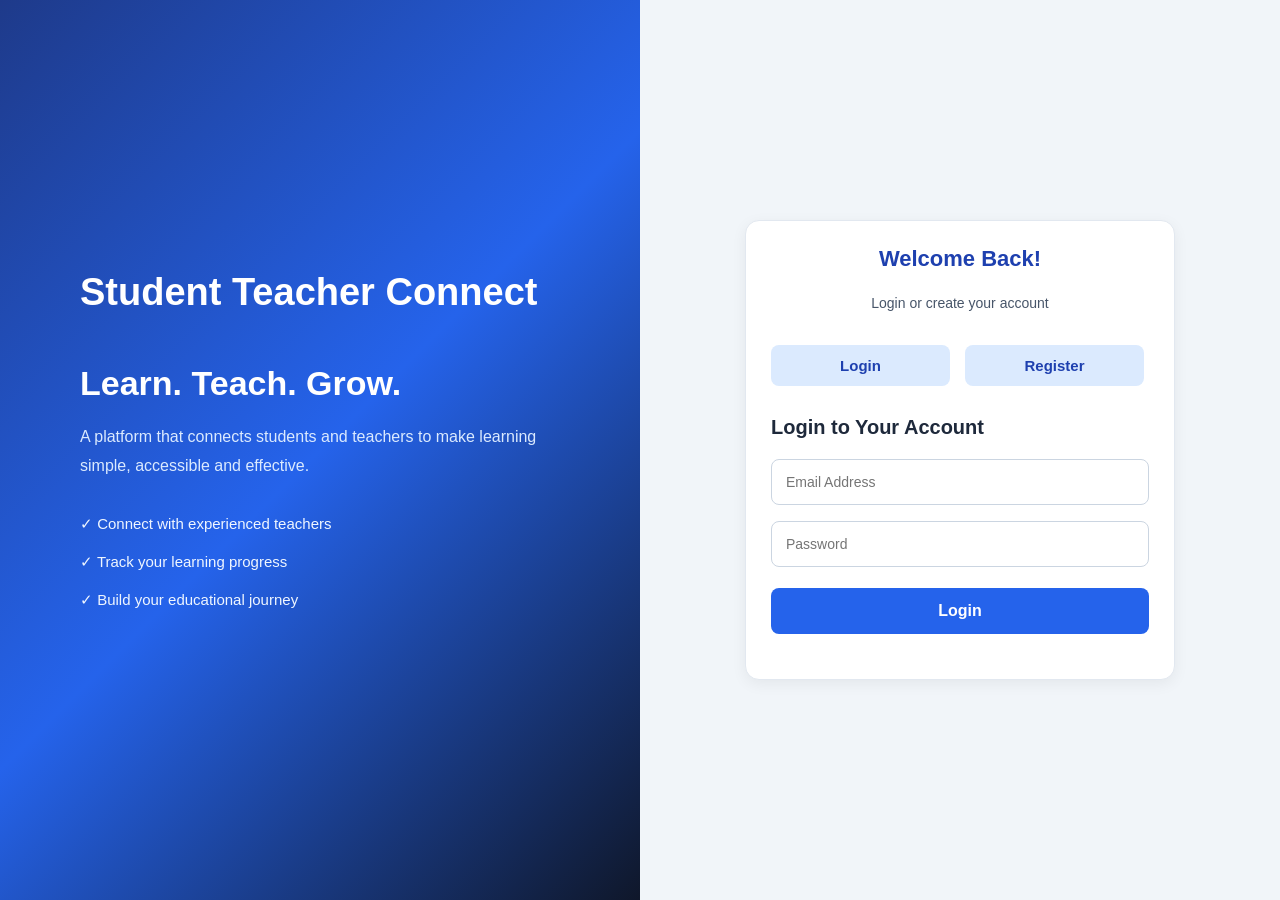
<file: frontend/index.html>
<!DOCTYPE html>
<html lang="en">
<head>
    <meta charset="UTF-8">
    <meta name="viewport" content="width=device-width, initial-scale=1.0">
    <title>Student Teacher Connect</title>
    <link rel="stylesheet" href="css/style.css">
</head>
<body>

    <div class="login-page">

        <div class="login-left">
            <div class="brand-content">
                <h1>Student Teacher Connect</h1>

                <h2>Learn. Teach. Grow.</h2>

                <p>
                    A platform that connects students and teachers
                    to make learning simple, accessible and effective.
                </p>

                <div class="feature-list">
                    <div>✓ Connect with experienced teachers</div>
                    <div>✓ Track your learning progress</div>
                    <div>✓ Build your educational journey</div>
                </div>
            </div>
        </div>

        <div class="login-right">

            <div class="auth-box login-auth-box">

                <div class="login-heading">
                    <h2>Welcome Back!</h2>
                    <p>Login or create your account</p>
                </div>

                <div class="tabs">
                    <button type="button" onclick="showLogin()">
                        Login
                    </button>

                    <button type="button" onclick="showRegister()">
                        Register
                    </button>
                </div>

                <form id="loginForm">

                    <h2>Login to Your Account</h2>

                    <input
                        type="email"
                        id="loginEmail"
                        placeholder="Email Address"
                        required
                    >

                    <input
                        type="password"
                        id="loginPassword"
                        placeholder="Password"
                        required
                    >

                    <button type="submit">Login</button>

                </form>

                <form id="registerForm" style="display: none;">

                    <h2>Create New Account</h2>

                    <input
                        type="text"
                        id="registerName"
                        placeholder="Full Name"
                        required
                    >

                    <input
                        type="email"
                        id="registerEmail"
                        placeholder="Email Address"
                        required
                    >

                    <input
                        type="password"
                        id="registerPassword"
                        placeholder="Password"
                        required
                    >

                    <select id="registerRole" required onchange="showProfileFields()">
                        <option value="">Select Your Role</option>
                        <option value="student">Student</option>
                        <option value="teacher">Teacher</option>
                    </select>

                    <div id="studentFields" style="display: none;">

                        <h3>Student Profile Details</h3>

                        <input
                            type="number"
                            id="registerAge"
                            placeholder="Age"
                            min="1"
                        >

                        <input
                            type="text"
                            id="registerReg"
                            placeholder="Registration Number"
                        >

                        <input
                            type="text"
                            id="registerPlace"
                            placeholder="Native Place"
                        >

                        <textarea
                            id="registerProgress"
                            placeholder="Your Learning Progress"
                        ></textarea>

                    </div>

                    <div id="teacherFields" style="display: none;">

                        <h3>Teacher Profile Details</h3>

                        <input
                            type="text"
                            id="registerSubject"
                            placeholder="Teaching Subject"
                        >

                        <input
                            type="number"
                            id="registerExperience"
                            placeholder="Experience in Years"
                            min="0"
                        >

                        <input
                            type="text"
                            id="registerQualification"
                            placeholder="Qualification"
                        >

                        <textarea
                            id="registerAbout"
                            placeholder="Tell us about yourself"
                        ></textarea>

                    </div>

                    <button type="submit">Create Account</button>

                </form>

                <p id="message"></p>

            </div>

        </div>

    </div>

    <script src="js/script.js"></script>
</body>
</html>
</file>
<file: frontend/css/style.css>
* {
    margin: 0;
    padding: 0;
    box-sizing: border-box;
}

body {
    font-family: 'Segoe UI', Arial, sans-serif;
    background: #f1f5f9;
    min-height: 100vh;
    color: #1e293b;
}

.login-page {
    min-height: 100vh;
    display: flex;
}

.login-left {
    width: 50%;
    background: linear-gradient(135deg, #1e3a8a, #2563eb, #0f172a);
    display: flex;
    align-items: center;
    justify-content: center;
    padding: 50px;
    color: white;
}

.brand-content {
    max-width: 480px;
}

.brand-content h1 {
    font-size: 38px;
    margin-bottom: 50px;
}

.brand-content h2 {
    font-size: 34px;
    margin-bottom: 20px;
}

.brand-content p {
    color: #dbeafe;
    font-size: 16px;
    line-height: 1.8;
}

.feature-list {
    margin-top: 35px;
}

.feature-list div {
    margin: 20px 0;
    font-size: 15px;
    color: #eff6ff;
}

.login-right {
    width: 50%;
    display: flex;
    align-items: center;
    justify-content: center;
    padding: 30px;
}

.login-auth-box {
    background: white;
    width: 430px;
    max-width: 100%;
    padding: 35px;
    border-radius: 16px;
    box-shadow: 0 10px 35px rgba(0, 0, 0, 0.08);
}

.login-heading {
    text-align: center;
    margin-bottom: 25px;
}

.login-heading h2 {
    color: #1e40af;
    font-size: 26px;
    margin-bottom: 8px;
}

.login-heading p {
    color: #64748b;
    font-size: 14px;
}

.tabs {
    display: flex;
    gap: 10px;
    margin-bottom: 25px;
}

.tabs button {
    flex: 1;
    padding: 12px;
    background: #dbeafe;
    color: #1e40af;
    border: none;
    border-radius: 8px;
    font-size: 15px;
    font-weight: 600;
    cursor: pointer;
}

.tabs button:hover {
    background: #bfdbfe;
}

.login-auth-box form h2 {
    color: #1e293b;
    font-size: 20px;
    margin-bottom: 20px;
}

.login-auth-box form input,
.login-auth-box form select {
    width: 100%;
    padding: 14px;
    margin-bottom: 16px;
    border: 1px solid #cbd5e1;
    border-radius: 8px;
    font-size: 14px;
}

.login-auth-box form input:focus,
.login-auth-box form select:focus {
    outline: none;
    border-color: #2563eb;
    box-shadow: 0 0 0 3px rgba(37, 99, 235, 0.1);
}

.login-auth-box form button {
    width: 100%;
    padding: 14px;
    background: #2563eb;
    color: white;
    border: none;
    border-radius: 8px;
    font-size: 16px;
    font-weight: 600;
    cursor: pointer;
}

.login-auth-box form button:hover {
    background: #1d4ed8;
}

#message {
    margin-top: 15px;
    text-align: center;
    font-size: 14px;
}

.container {
    width: 90%;
    max-width: 1100px;
    margin: auto;
    padding: 40px 0;
}

.container > h1 {
    color: #1e40af;
    font-size: 32px;
    margin-bottom: 10px;
}

.container > p {
    color: #64748b;
    margin-bottom: 30px;
}

.auth-box {
    background: #ffffff;
    padding: 25px;
    margin: 25px 0;
    border-radius: 14px;
    box-shadow: 0 4px 15px rgba(0, 0, 0, 0.06);
    border: 1px solid #e2e8f0;
}

.auth-box h2 {
    color: #1e40af;
    font-size: 22px;
    margin-bottom: 20px;
}

.auth-box h3 {
    color: #1e3a8a;
    margin: 12px 0;
}

.auth-box p {
    color: #475569;
    margin: 12px 0;
    line-height: 1.6;
}

.auth-box img {
    width: 120px;
    height: 120px;
    object-fit: cover;
    border-radius: 50%;
    border: 4px solid #dbeafe;
    margin-bottom: 15px;
}

form input,
form select,
form textarea,
.auth-box > input {
    width: 100%;
    padding: 13px;
    margin-bottom: 15px;
    border: 1px solid #cbd5e1;
    border-radius: 8px;
    font-size: 14px;
    font-family: inherit;
    background: #ffffff;
}

form textarea {
    min-height: 100px;
    resize: vertical;
}

form input:focus,
form select:focus,
form textarea:focus,
.auth-box > input:focus {
    outline: none;
    border-color: #2563eb;
    box-shadow: 0 0 0 3px rgba(37, 99, 235, 0.1);
}

button {
    padding: 12px 20px;
    background: #2563eb;
    color: white;
    border: none;
    border-radius: 8px;
    font-size: 14px;
    font-weight: 600;
    cursor: pointer;
    margin: 5px 5px 5px 0;
    transition: background 0.2s, transform 0.2s;
}

button:hover {
    background: #1d4ed8;
    transform: translateY(-1px);
}

#updateMessage,
#updateTeacherMessage,
#imageUploadMessage,
#teacherImageUploadMessage,
#teacherSearchMessage,
#searchMessage {
    margin-top: 15px;
    font-size: 14px;
    font-weight: 600;
}

#teachersList,
#studentsList,
#otherTeachersList {
    display: grid;
    grid-template-columns: repeat(auto-fit, minmax(240px, 1fr));
    gap: 15px;
    margin-top: 20px;
}

#teachersList .auth-box,
#studentsList .auth-box,
#otherTeachersList .auth-box {
    margin: 0;
    padding: 20px;
    text-align: center;
    transition: transform 0.2s, box-shadow 0.2s;
}

#teachersList .auth-box:hover,
#studentsList .auth-box:hover,
#otherTeachersList .auth-box:hover {
    transform: translateY(-4px);
    box-shadow: 0 10px 25px rgba(30, 64, 175, 0.1);
}

#teachersList .auth-box img,
#studentsList .auth-box img,
#otherTeachersList .auth-box img {
    width: 90px;
    height: 90px;
}

#teachersList .auth-box p,
#studentsList .auth-box p,
#otherTeachersList .auth-box p {
    font-size: 14px;
}

/* Dashboard Own Profile Card */

.container > .auth-box:first-of-type {
    text-align: center;
    padding: 35px;
    border: 1px solid #dbeafe;
    background: linear-gradient(145deg, #ffffff, #eff6ff);
    box-shadow: 0 8px 25px rgba(30, 64, 175, 0.08);
}

.container > .auth-box:first-of-type img {
    width: 145px;
    height: 145px;
    border: 5px solid #bfdbfe;
    padding: 4px;
    background: white;
    margin-bottom: 18px;
}

.container > .auth-box:first-of-type h2 {
    font-size: 26px;
    color: #1e3a8a;
    margin-bottom: 20px;
}

.container > .auth-box:first-of-type p {
    max-width: 500px;
    margin: 10px auto;
    padding: 12px 18px;
    background: #ffffff;
    border: 1px solid #e2e8f0;
    border-radius: 8px;
    text-align: left;
}

.container > .auth-box:first-of-type button {
    margin-top: 18px;
    min-width: 160px;
}

/* Profile Update Section */

#updateProfileSection,
#teacherUpdateSection {
    max-width: 700px;
    margin: 25px auto;
    border: 1px solid #bfdbfe;
    box-shadow: 0 8px 25px rgba(30, 64, 175, 0.08);
}

#updateProfileSection img,
#teacherUpdateSection img {
    width: 110px;
    height: 110px;
    display: block;
    margin: 10px 0 18px;
}

#updateProfileSection hr,
#teacherUpdateSection hr {
    border: none;
    border-top: 1px solid #e2e8f0;
    margin: 25px 0;
}

#updateProfileSection form h3,
#teacherUpdateSection form h3 {
    margin-bottom: 18px;
}

/* Student Details Floating Popup */

.student-modal-overlay {
    position: fixed;
    top: 0;
    left: 0;
    width: 100%;
    height: 100%;
    background: rgba(15, 23, 42, 0.65);
    display: flex;
    justify-content: center;
    align-items: center;
    padding: 20px;
    z-index: 1000;
}

.student-modal {
    background: #ffffff;
    width: 100%;
    max-width: 480px;
    max-height: 85vh;
    overflow-y: auto;
    padding: 30px;
    border-radius: 18px;
    position: relative;
    text-align: center;
    box-shadow: 0 20px 60px rgba(0, 0, 0, 0.25);
    animation: popupAnimation 0.25s ease-out;
}

.student-modal img {
    width: 125px;
    height: 125px;
    object-fit: cover;
    border-radius: 50%;
    border: 5px solid #dbeafe;
    margin-bottom: 18px;
}

.student-modal h2 {
    color: #1e40af;
    margin-bottom: 20px;
    font-size: 25px;
}

.student-modal p {
    text-align: left;
    padding: 10px 12px;
    margin: 8px 0;
    background: #f8fafc;
    border-radius: 8px;
    color: #334155;
    line-height: 1.6;
}

.student-modal-close {
    position: absolute;
    top: 12px;
    right: 15px;
    background: #fee2e2;
    color: #dc2626;
    border-radius: 50%;
    width: 35px;
    height: 35px;
    padding: 0;
    font-size: 20px;
    margin: 0;
}

.student-modal-close:hover {
    background: #fecaca;
}

.student-modal .modal-close-button {
    width: 100%;
    margin-top: 20px;
}

@keyframes popupAnimation {
    from {
        opacity: 0;
        transform: translateY(20px) scale(0.95);
    }

    to {
        opacity: 1;
        transform: translateY(0) scale(1);
    }
}

@media (max-width: 768px) {
    .login-page {
        flex-direction: column;
    }

    .login-left,
    .login-right {
        width: 100%;
    }

    .login-left {
        padding: 40px 25px;
    }

    .brand-content h1 {
        font-size: 28px;
        margin-bottom: 25px;
    }

    .brand-content h2 {
        font-size: 27px;
    }

    .login-right {
        padding: 25px 15px;
    }

    .login-auth-box {
        padding: 25px;
    }
}

@media (max-width: 600px) {
    .container {
        width: 94%;
        padding: 25px 0;
    }

    .container > h1 {
        font-size: 25px;
    }

    .auth-box {
        padding: 18px;
    }

    button {
        width: 100%;
        margin: 5px 0;
    }

    .container > .auth-box:first-of-type {
        padding: 25px 18px;
    }

    .container > .auth-box:first-of-type img {
        width: 120px;
        height: 120px;
    }

    .student-modal {
        padding: 25px 18px;
        max-height: 90vh;
    }
}
</file>
